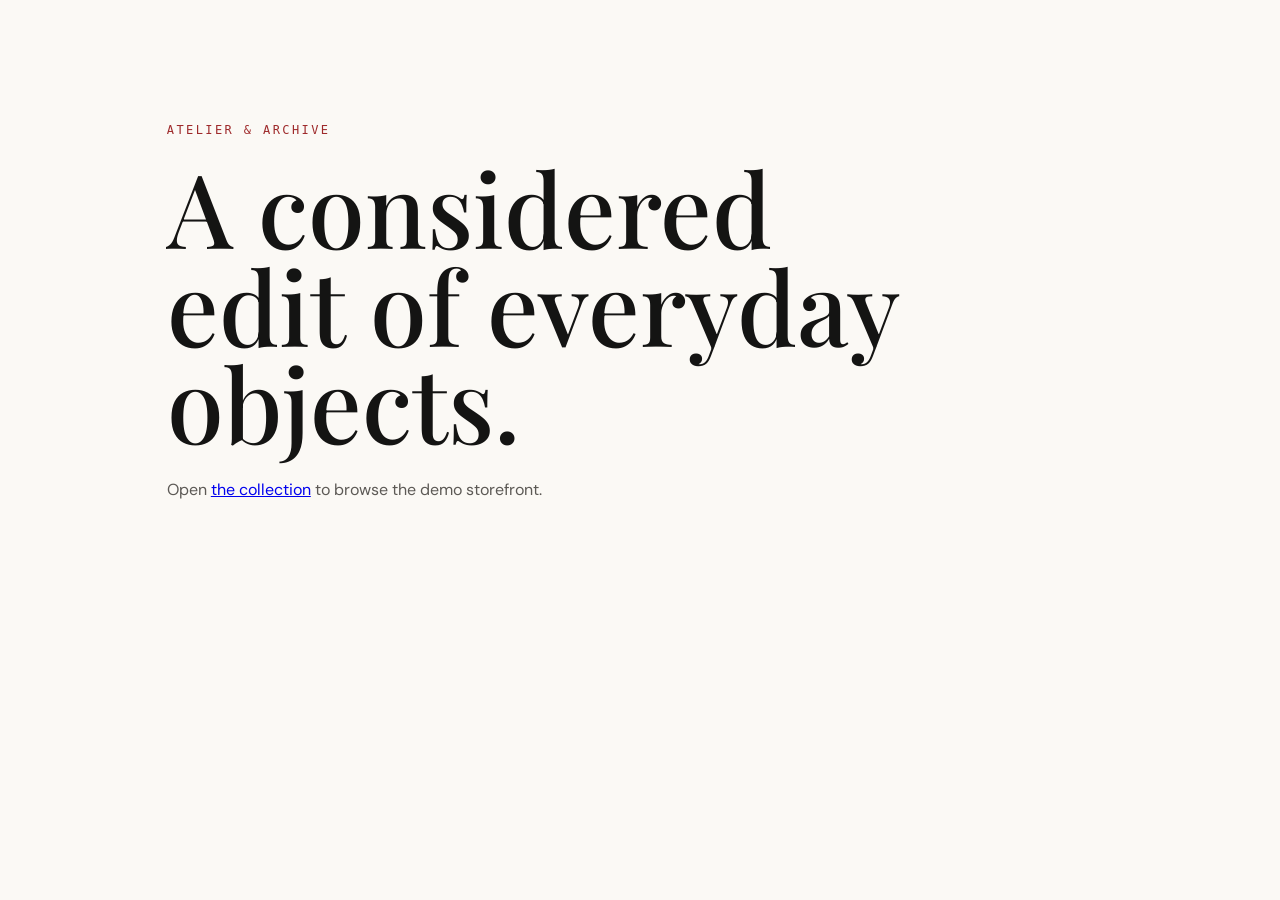
<file: online-shopping-system/online-shopping-system/index.html>
<!doctype html><html lang="en"><head><meta charset="UTF-8"><meta name="viewport" content="width=device-width, initial-scale=1.0"><title>Atelier & Archive</title><link rel="stylesheet" href="css/style.css"></head><body><main class="static-shell"><p class="eyebrow">ATELIER & ARCHIVE</p><h1>A considered edit of everyday objects.</h1><p>Open <a href="products.html">the collection</a> to browse the demo storefront.</p></main><script src="js/script.js"></script></body></html>
</file>
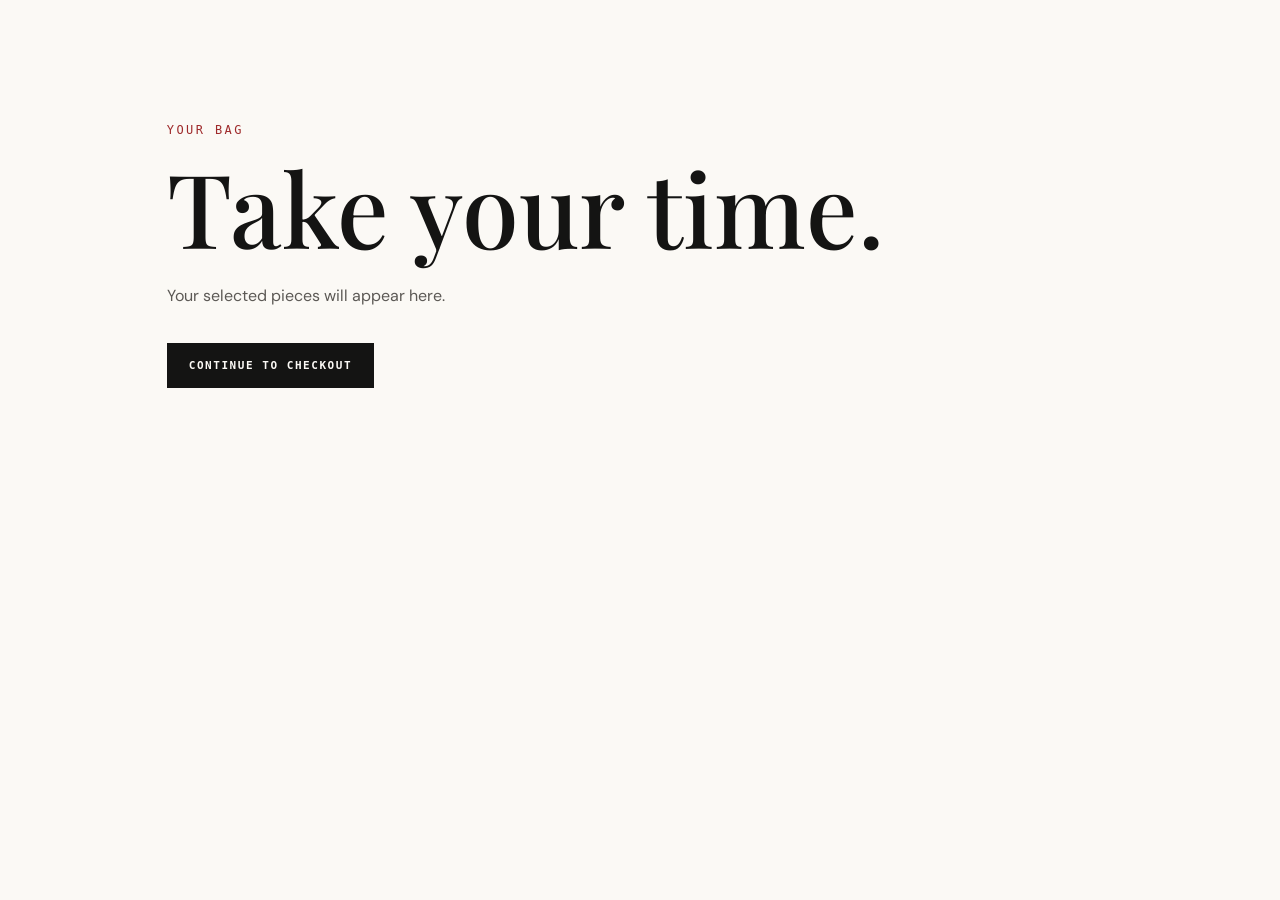
<file: online-shopping-system/online-shopping-system/cart.html>
<!doctype html><html lang="en"><head><meta charset="UTF-8"><meta name="viewport" content="width=device-width, initial-scale=1.0"><title>Your Bag — Atelier & Archive</title><link rel="stylesheet" href="css/style.css"></head><body><main class="static-shell"><p class="eyebrow">YOUR BAG</p><h1>Take your time.</h1><p>Your selected pieces will appear here.</p><a class="button" href="checkout.html">CONTINUE TO CHECKOUT</a></main><script src="js/script.js"></script></body></html>
</file>
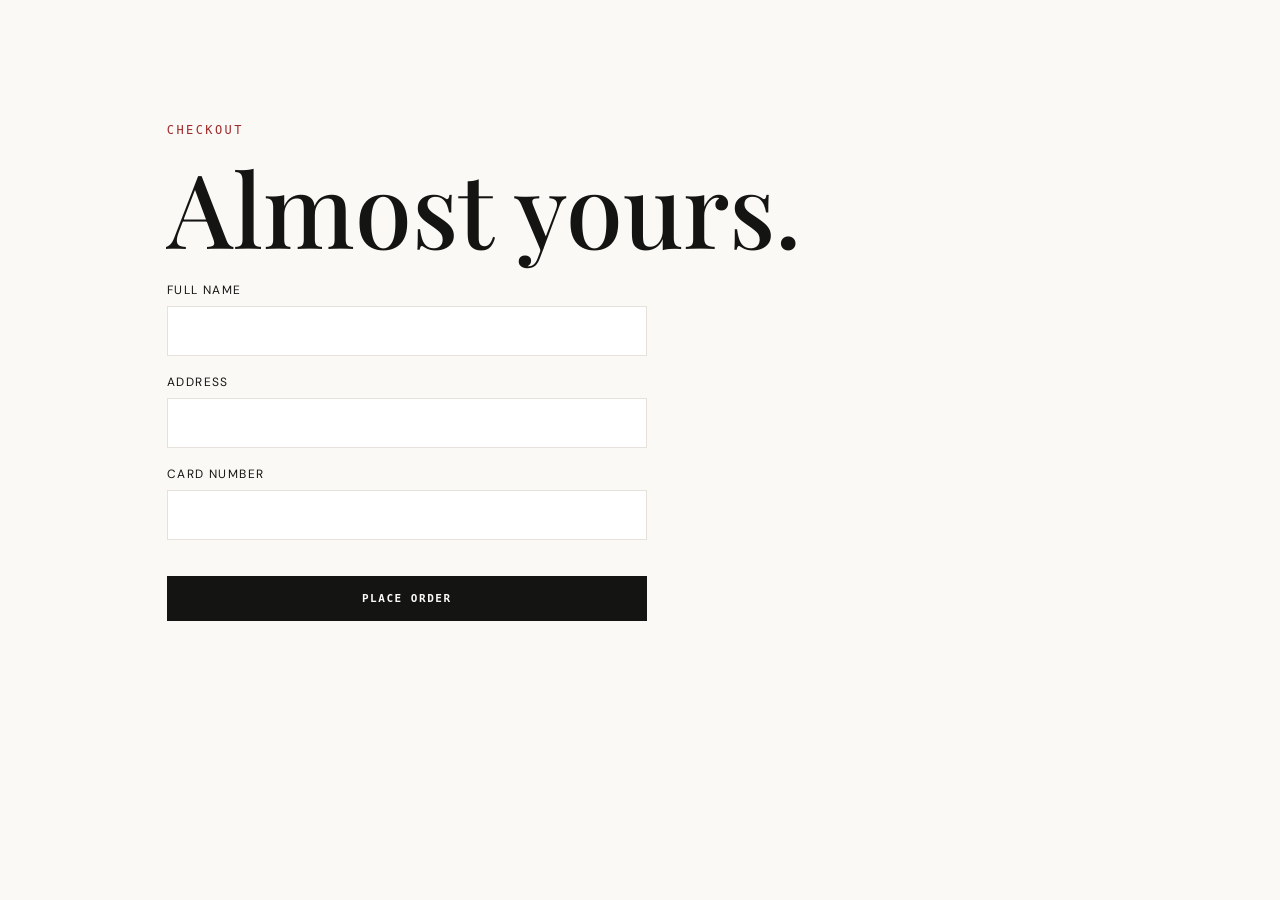
<file: online-shopping-system/online-shopping-system/checkout.html>
<!doctype html><html lang="en"><head><meta charset="UTF-8"><meta name="viewport" content="width=device-width, initial-scale=1.0"><title>Checkout — Atelier & Archive</title><link rel="stylesheet" href="css/style.css"></head><body><main class="static-shell"><p class="eyebrow">CHECKOUT</p><h1>Almost yours.</h1><form><label>Full name<input required></label><label>Address<input required></label><label>Card number<input inputmode="numeric" required></label><button type="submit">PLACE ORDER</button></form></main><script src="js/script.js"></script></body></html>
</file>
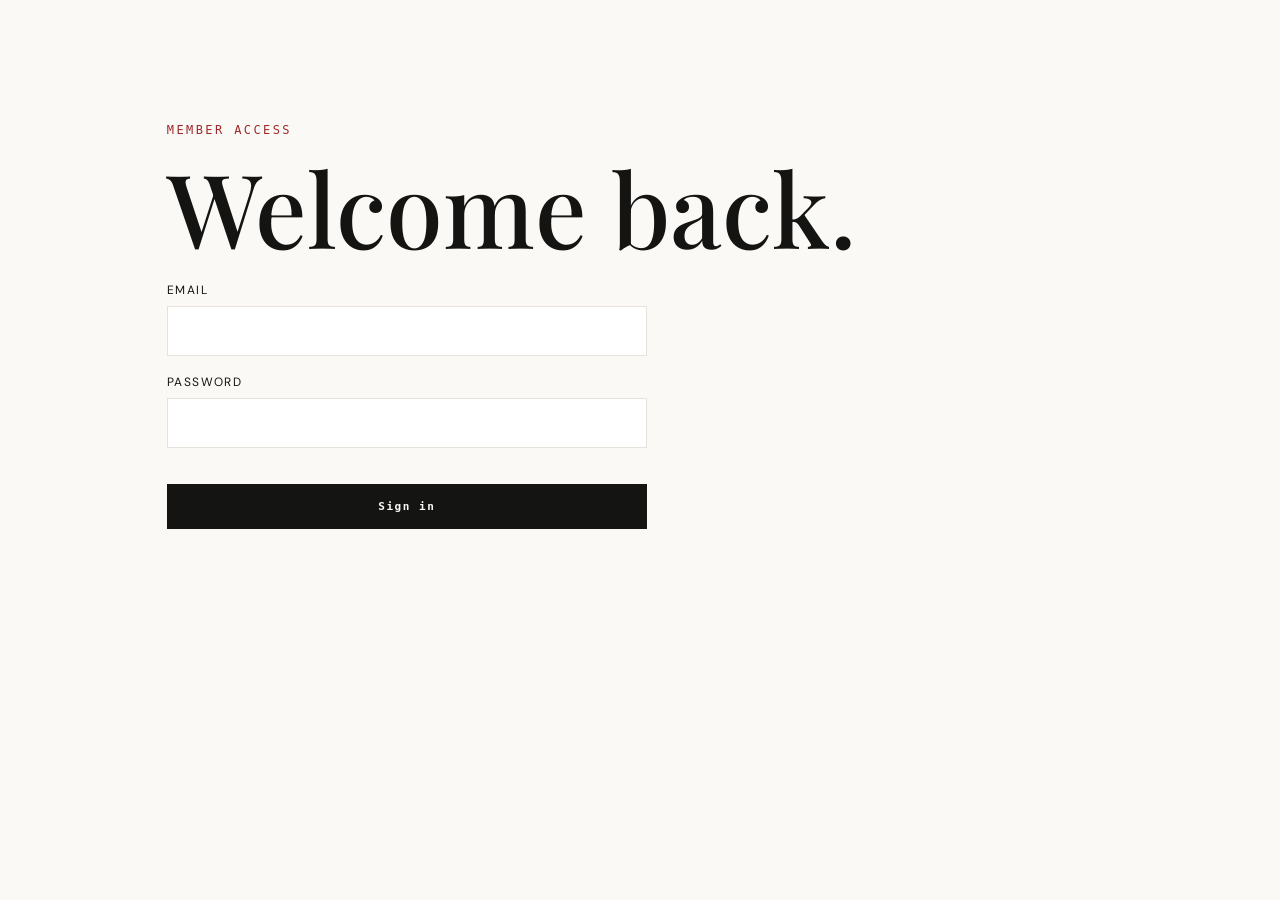
<file: online-shopping-system/online-shopping-system/login.html>
<!doctype html><html lang="en"><head><meta charset="UTF-8"><meta name="viewport" content="width=device-width, initial-scale=1.0"><title>Sign in — Atelier & Archive</title><link rel="stylesheet" href="css/style.css"></head><body><main class="static-shell"><p class="eyebrow">MEMBER ACCESS</p><h1>Welcome back.</h1><form><label>Email<input type="email" required></label><label>Password<input type="password" required></label><button type="submit">Sign in</button></form></main><script src="js/script.js"></script></body></html>
</file>
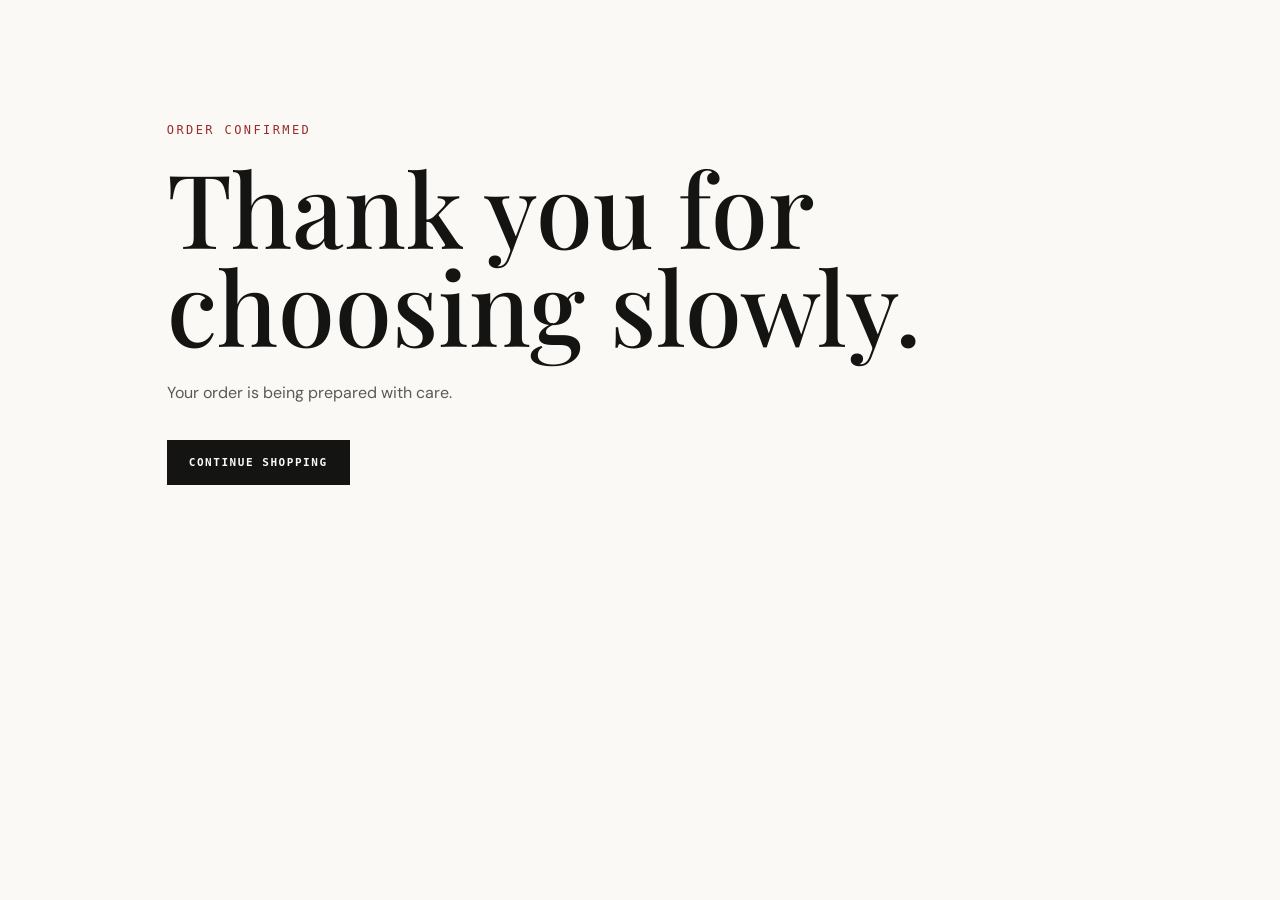
<file: online-shopping-system/online-shopping-system/order-confirmation.html>
<!doctype html><html lang="en"><head><meta charset="UTF-8"><meta name="viewport" content="width=device-width, initial-scale=1.0"><title>Order Confirmed — Atelier & Archive</title><link rel="stylesheet" href="css/style.css"></head><body><main class="static-shell"><p class="eyebrow">ORDER CONFIRMED</p><h1>Thank you for choosing slowly.</h1><p>Your order is being prepared with care.</p><a class="button" href="products.html">CONTINUE SHOPPING</a></main><script src="js/script.js"></script></body></html>
</file>
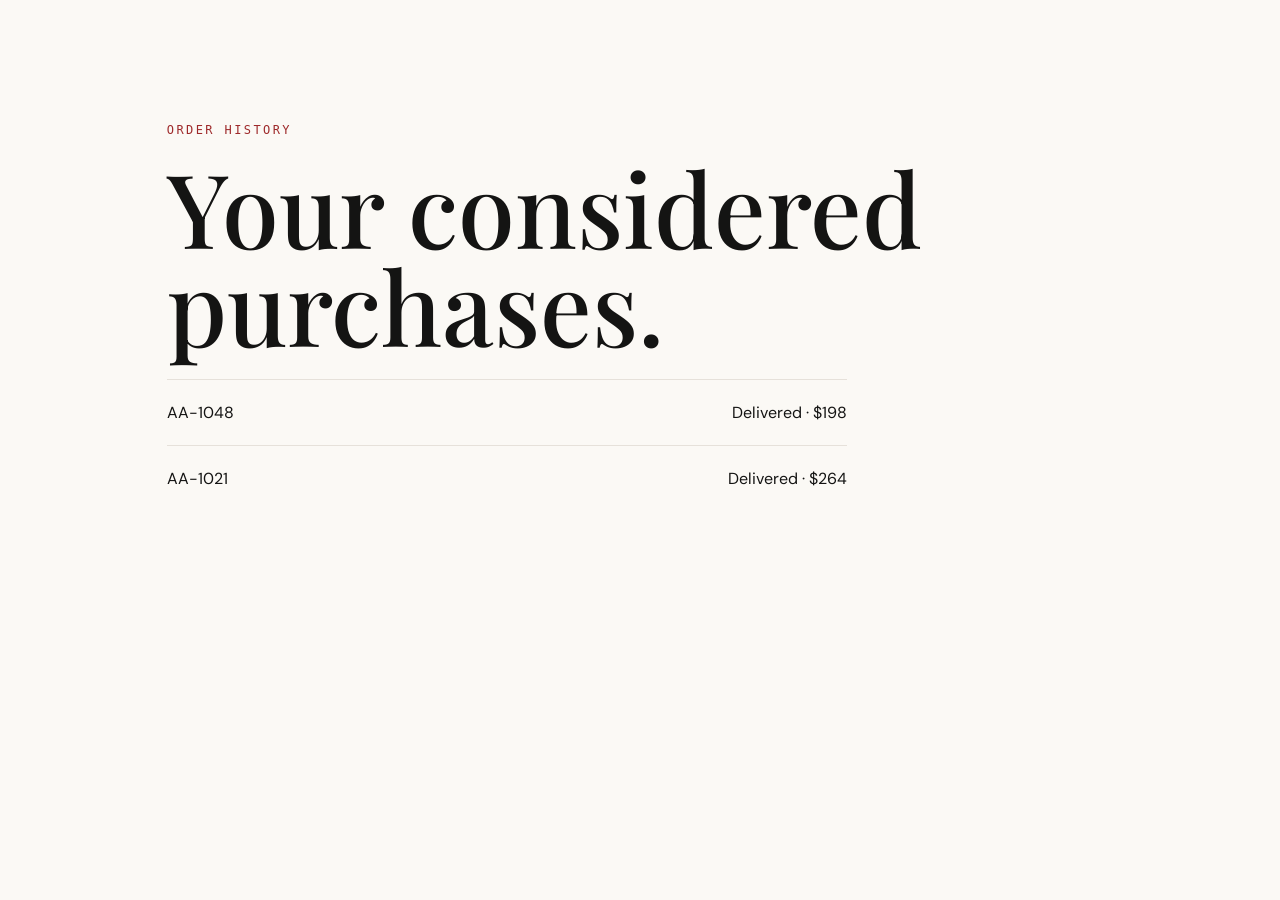
<file: online-shopping-system/online-shopping-system/orders.html>
<!doctype html><html lang="en"><head><meta charset="UTF-8"><meta name="viewport" content="width=device-width, initial-scale=1.0"><title>Orders — Atelier & Archive</title><link rel="stylesheet" href="css/style.css"></head><body><main class="static-shell"><p class="eyebrow">ORDER HISTORY</p><h1>Your considered purchases.</h1><div class="order-line"><span>AA-1048</span><span>Delivered · $198</span></div><div class="order-line"><span>AA-1021</span><span>Delivered · $264</span></div></main><script src="js/script.js"></script></body></html>
</file>
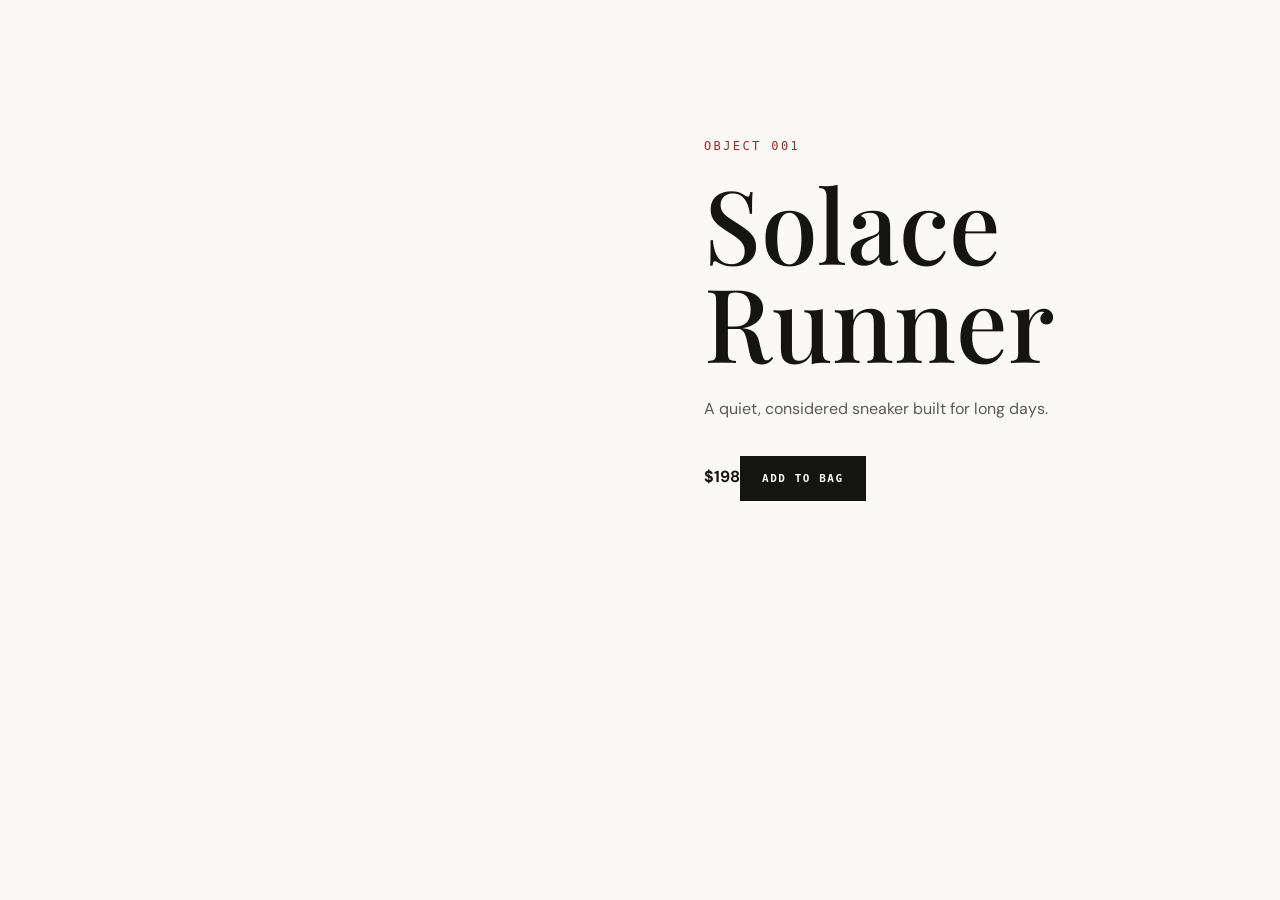
<file: online-shopping-system/online-shopping-system/product-details.html>
<!doctype html><html lang="en"><head><meta charset="UTF-8"><meta name="viewport" content="width=device-width, initial-scale=1.0"><title>Solace Runner — Atelier & Archive</title><link rel="stylesheet" href="css/style.css"></head><body><main class="static-shell split"><div class="static-image image-one"></div><section><p class="eyebrow">OBJECT 001</p><h1>Solace Runner</h1><p>A quiet, considered sneaker built for long days.</p><strong>$198</strong><button data-add-demo>ADD TO BAG</button></section></main><script src="js/script.js"></script></body></html>
</file>
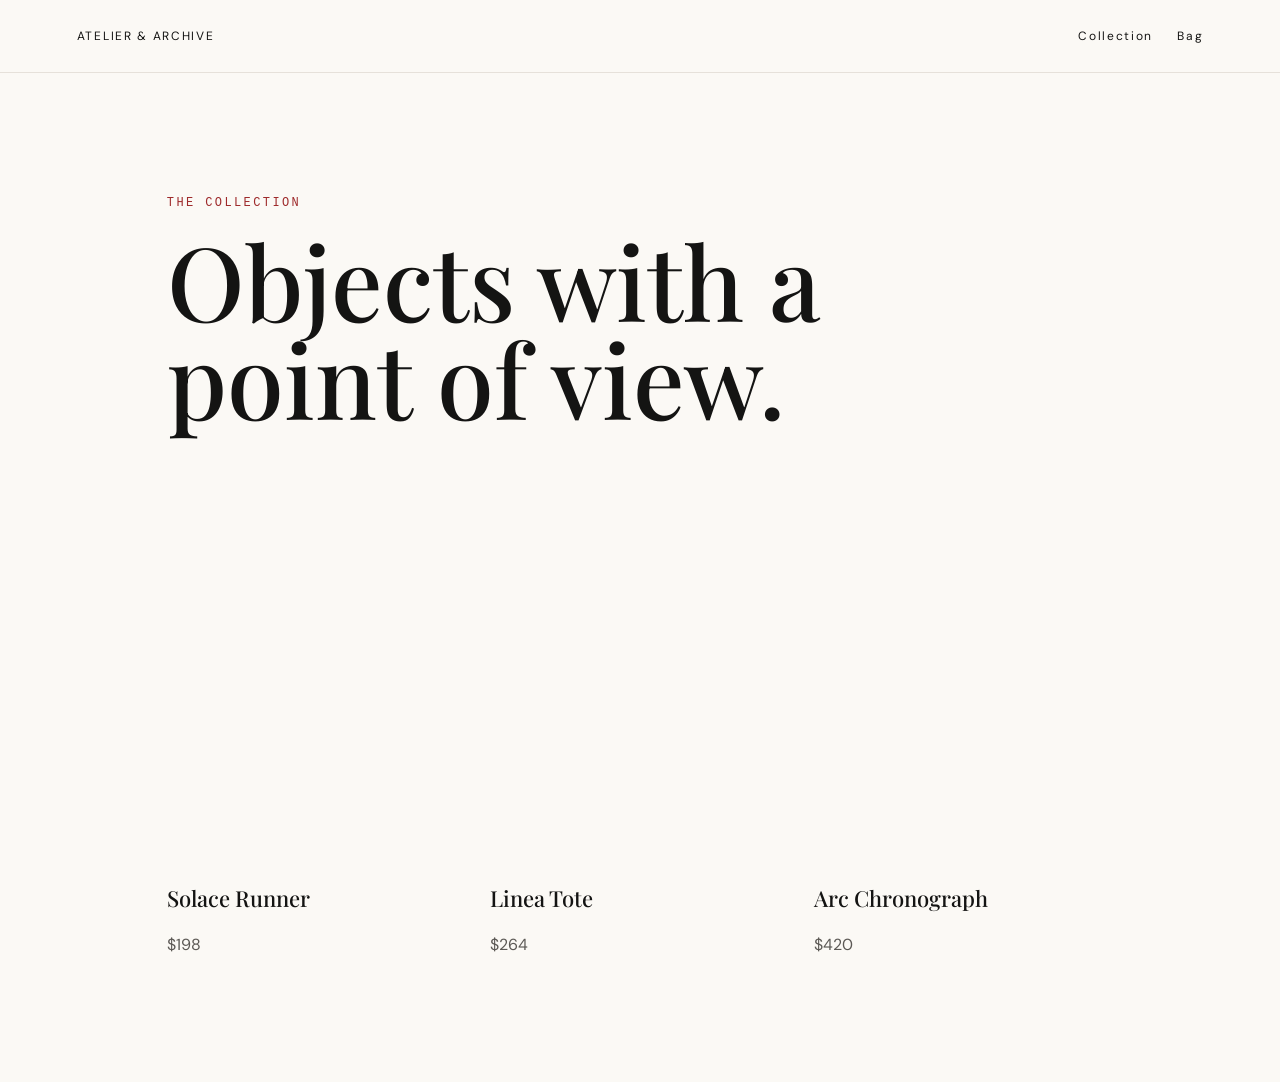
<file: online-shopping-system/online-shopping-system/products.html>
<!doctype html><html lang="en"><head><meta charset="UTF-8"><meta name="viewport" content="width=device-width, initial-scale=1.0"><title>Collection — Atelier & Archive</title><link rel="stylesheet" href="css/style.css"></head><body><header class="static-header"><a href="index.html">ATELIER & ARCHIVE</a><nav><a href="products.html">Collection</a><a href="cart.html">Bag</a></nav></header><main class="static-shell"><p class="eyebrow">THE COLLECTION</p><h1>Objects with a point of view.</h1><div class="static-grid"><article><div class="static-image image-one"></div><h2>Solace Runner</h2><p>$198</p></article><article><div class="static-image image-two"></div><h2>Linea Tote</h2><p>$264</p></article><article><div class="static-image image-three"></div><h2>Arc Chronograph</h2><p>$420</p></article></div></main><script src="js/script.js"></script></body></html>
</file>
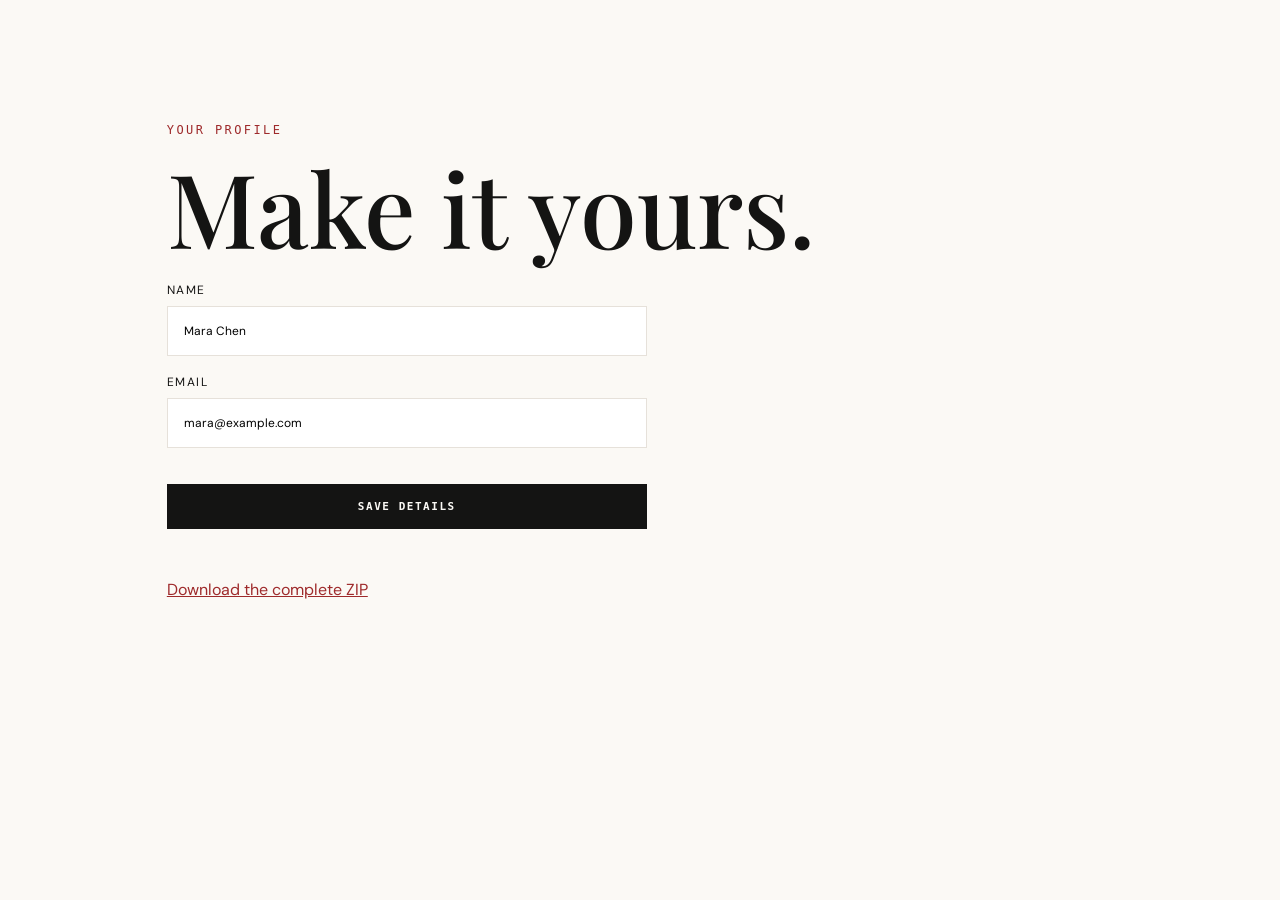
<file: online-shopping-system/online-shopping-system/profile.html>
<!doctype html><html lang="en"><head><meta charset="UTF-8"><meta name="viewport" content="width=device-width, initial-scale=1.0"><title>Profile — Atelier & Archive</title><link rel="stylesheet" href="css/style.css"></head><body><main class="static-shell"><p class="eyebrow">YOUR PROFILE</p><h1>Make it yours.</h1><form><label>Name<input value="Mara Chen"></label><label>Email<input type="email" value="mara@example.com"></label><button type="submit">SAVE DETAILS</button></form><a class="download" href="#">Download the complete ZIP</a></main><script src="js/script.js"></script></body></html>
</file>
<file: online-shopping-system/online-shopping-system/css/style.css>
@import url('https://fonts.googleapis.com/css2?family=DM+Sans:wght@400;500;700&family=Playfair+Display:wght@500;600&display=swap');:root{--ink:#141413;--paper:#fbf9f5;--red:#9e2a2b;--line:#e6e1da}*{box-sizing:border-box}body{margin:0;background:var(--paper);color:var(--ink);font-family:'DM Sans',sans-serif}.static-header{display:flex;justify-content:space-between;padding:28px 6vw;border-bottom:1px solid var(--line);font-size:12px;letter-spacing:.14em}.static-header a{color:inherit;text-decoration:none}.static-header nav{display:flex;gap:24px}.static-shell{max-width:1100px;margin:0 auto;padding:12vh 6vw}.static-shell h1{font:500 clamp(3rem,8vw,7rem)/.95 'Playfair Display',serif;max-width:760px;margin:18px 0 26px}.static-shell h2{font:500 22px 'Playfair Display',serif}.static-shell p{color:#5c5955;max-width:560px;line-height:1.7}.eyebrow{font:12px monospace;letter-spacing:.2em;color:var(--red)!important}.static-grid{display:grid;grid-template-columns:repeat(3,1fr);gap:24px;margin-top:64px}.static-image{aspect-ratio:4/5;background-size:cover;background-position:center}.image-one{background-image:url('https://images.unsplash.com/photo-1559050993-d4e4fbf11769?auto=format&fit=crop&w=900&q=80')}.image-two{background-image:url('https://images.unsplash.com/photo-1575202332411-b01fe9ace7a8?auto=format&fit=crop&w=900&q=80')}.image-three{background-image:url('https://images.unsplash.com/photo-1771083237507-e75d727d0add?auto=format&fit=crop&w=900&q=80')}.split{display:grid;grid-template-columns:1fr 1fr;gap:10vw;align-items:center}.split .static-image{aspect-ratio:1}.static-shell form{display:grid;gap:18px;max-width:480px}.static-shell label{display:grid;gap:8px;font-size:12px;letter-spacing:.12em;text-transform:uppercase}.static-shell input{font:inherit;padding:16px;border:1px solid var(--line);background:white}.button,.static-shell button{display:inline-block;border:0;background:var(--ink);color:var(--paper);padding:16px 22px;font:700 11px monospace;letter-spacing:.14em;text-decoration:none;margin-top:18px}.order-line{display:flex;justify-content:space-between;border-top:1px solid var(--line);padding:22px 0;max-width:680px}.download{display:block;margin-top:50px;color:var(--red)}@media(max-width:700px){.static-grid,.split{grid-template-columns:1fr}.static-shell{padding-top:8vh}.static-grid article:nth-child(n+2){display:none}}
</file>
